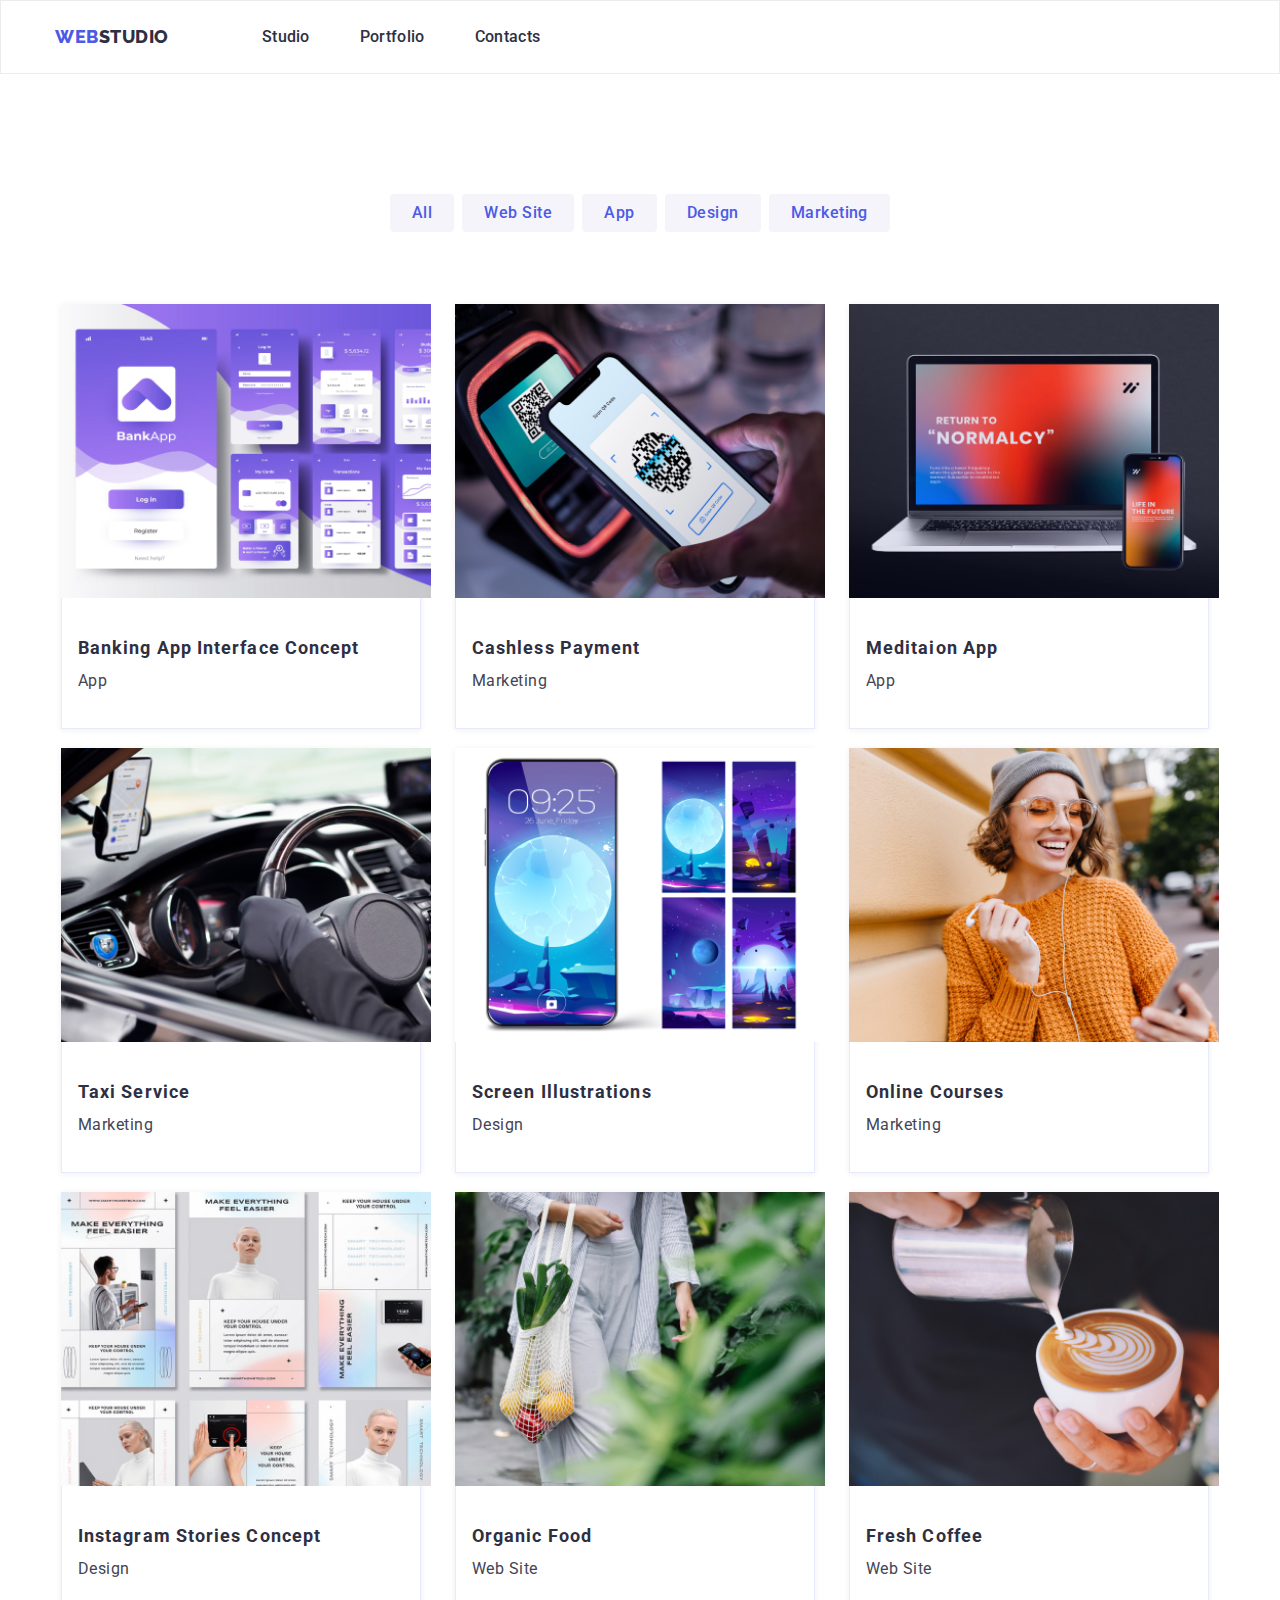
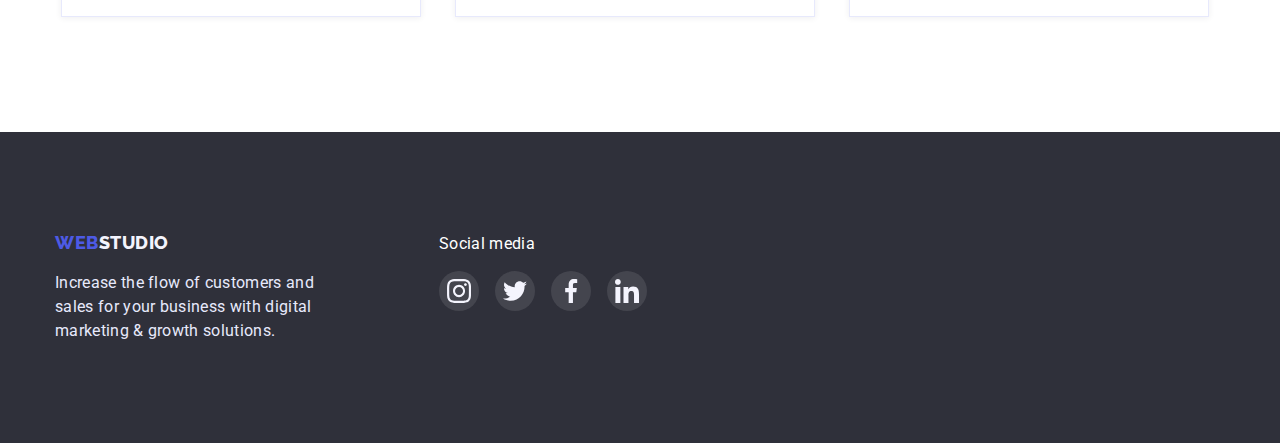
<file: portfolio.html>
<!DOCTYPE html>
<html lang="uk">

<head>
    <meta charset="UTF-8">
    <meta http-equiv="X-UA-Compatible" content="IE=edge">
    <meta name="viewport" content="width=device-width, initial-scale=1.0">
    <title>Portfolio</title>
    <link rel="preconnect" href="https://fonts.googleapis.com">
    <link rel="preconnect" href="https://fonts.gstatic.com" crossorigin>
    <link href="https://fonts.googleapis.com/css2?family=Raleway:wght@700&family=Roboto:wght@400;500;700&display=swap"
        rel="stylesheet">
    <link rel="stylesheet"
        href="https://cdnjs.cloudflare.com/ajax/libs/modern-normalize/1.1.0/modern-normalize.min.css">
    <link rel="stylesheet" href="./css/styles.css">
</head>

<body>
    <header class="header">
        <div class="container">
            <a href="/" class="header-logo link"><span class="header-logo-web">WEB</span>STUDIO
            </a>
            <nav class="header-nav">
                <ul class="header-list list">
                    <li class="item"><a class="header-link link" href="./index.html">Studio</a></li>
                    <li class="item"><a class="header-link link" href="./portfolio.html">Portfolio</a></li>
                    <li class="item"><a class="header-link link" href="#">Contacts</a></li>
                </ul>
            </nav>
            <ul class="header-contacts list">
                <li class="item"><a class="header-mail link item"
                        href="mailto:info@devstudio.com">info@devstudio.com</a></li>
                <li class="item"><a class="header-tel link item" href="tel:+11(000)1111111">+11 (000) 111-11-11</a></li>
            </ul>
        </div>
    </header>
    <main>
        <section class="portfolio section">
            <div class="container">
                <h1 class="hero-hidden-text">Пропозіції</h1>
                <ul class="portfolio-filters list">
                    <li class="item"><button class="main-button-filter" type="button">All</button></li>
                    <li class="item"><button class="main-button-filter" type="button">Web Site</button></li>
                    <li class="item"><button class="main-button-filter" type="button">App</button></li>
                    <li class="item"><button class="main-button-filter" type="button">Design</button></li>
                    <li class="item"><button class="main-button-filter" type="button">Marketing</button></li>
                </ul>
                <ul class="main-images list">
                    <li class="offer-list item">
                        <a href="#" class="offer-link">
                            <img class="offer-photo item" src="./images/bank.jpg" alt="website" width="370"
                                height="294">
                            <div class="offer-text">
                                <h3 class="offer-name">Banking App Interface Concept</h3>
                                <p class="offer">App</p>
                            </div>
                        </a>
                    </li>
                    <li class="offer-list item">
                        <a href="#" class="offer-link">
                            <img class="offer-photo item" src="./images/pay.jpg" alt="design" width="370" height="294">
                            <div class="offer-text">
                                <h3 class="offer-name">Cashless Payment</h3>
                                <p class="offer">Marketing</p>
                            </div>
                        </a>
                    </li>
                    <li class="offer-list item">
                        <a href="#" class="offer-link">
                            <img class="offer-photo item" src="./images/app.jpg" alt="addition" width="370"
                                height="294">
                            <div class="offer-text">
                                <h3 class="offer-name">Meditaion App</h3>
                                <p class="offer">App</p>
                            </div>
                        </a>
                    </li>
                    <li class="offer-list item">
                        <a href="#" class="offer-link">
                            <img class="offer-photo item" src="./images/taxi.jpg" alt="marketing" width="370"
                                height="294">
                            <div class="offer-text">
                                <h3 class="offer-name">Taxi Service</h3>
                                <p class="offer">Marketing</p>
                            </div>
                        </a>
                    </li>
                    <li class="offer-list item">
                        <a href="#" class="offer-link">
                            <img class="offer-photo item" src="./images/screen.jpg" alt="addition" width="370"
                                height="294">
                            <div class="offer-text">
                                <h3 class="offer-name">Screen Illustrations</h3>
                                <p class="offer">Design</p>
                            </div>
                        </a>
                    </li>
                    <li class="offer-list item">
                        <a href="#" class="offer-link">
                            <img class="offer-photo item" src="./images/courses.jpg" alt="website" width="370"
                                height="294">
                            <div class="offer-text">
                                <h3 class="offer-name">Online Courses</h3>
                                <p class="offer">Marketing</p>
                            </div>
                        </a>
                    </li>
                    <li class="offer-list item">
                        <a href="#" class="offer-link">
                            <img class="offer-photo item" src="./images/inst.jpg" alt="design" width="370" height="294">
                            <div class="offer-text">
                                <h3 class="offer-name">Instagram Stories Concept</h3>
                                <p class="offer">Design</p>
                            </div>
                        </a>
                    </li>
                    <li class="offer-list item">
                        <a href="#" class="offer-link">
                            <img class="offer-photo item" src="./images/food.jpg" alt="marketing" width="370"
                                height="294">
                            <div class="offer-text">
                                <h3 class="offer-name">Organic Food</h3>
                                <p class="offer">Web Site</p>
                            </div>
                        </a>
                    </li>
                    <li class="offer-list item">
                        <a href="#" class="offer-link">
                            <img class="offer-photo item" src="./images/coffe.jpg" alt="addition" width="370"
                                height="294">
                            <div class="offer-text">
                                <h3 class="offer-name">Fresh Coffee</h3>
                                <p class="offer">Web Site</p>
                            </div>
                        </a>
                    </li>
                </ul>
            </div>
        </section>
    </main>
    <footer class="footer">
        <div class="container">
            <div class="footer-text">
                <a href="/" class="footer-logo link"><span class="footer-logo-web">WEB</span>STUDIO</a>
                <p class="footer-p">Increase the flow of customers and sales for your business with digital marketing &
                    growth
                    solutions.</p>
            </div>
            <div class="footer-soc">
                <p class="footer-soc-text">Social media</p>
                <ul class="footer-soc-list list">
                    <li class="footer-soc-item"><a href="#" class="footer-soc-link instagram">
                            <svg class="footer-soc-icon">
                                <use href="./images/icons.svg/symbol-defs.svg#icon-instagram"></use>
                            </svg></a>
                    </li>
                    <li class="footer-soc-item"><a href="#" class="footer-soc-link twitter"><svg
                                class="footer-soc-icon">
                                <use href="./images/icons.svg/symbol-defs.svg#icon-twitter"></use>
                            </svg></a>
                    </li>
                    <li class="footer-soc-item"><a href="#" class="footer-soc-link facebook"><svg
                                class="footer-soc-icon">
                                <use href="./images/icons.svg/symbol-defs.svg#icon-facebook"></use>
                            </svg></a>
                    </li>
                    <li class="footer-soc-item"><a href="#" class="footer-soc-link linkedin"><svg
                                class="footer-soc-icon">
                                <use href="./images/icons.svg/symbol-defs.svg#icon-linkedin"></use>
                            </svg></a>
                    </li>
                </ul>
            </div>
        </div>
    </footer>
</body>

</html>
</file>
<file: css/styles.css>
/* General styles */

:root {
    --primary-text-color: #2E2F42;
    --white-text-color: #F4F4FD;
    --blue-text-color: #4D5AE5;
    --grey-text-color: #434455;
    --rgb-text-color: rgba(255, 255, 255, 0.6);
    --background-color: #2F303A;
    --blue-background: #4D5AE5;
    --first-background: #FFFFFF;
    --second-background: #F5F4FA;
    --color-white-border: #ECECEC;
    --ocean: #404BBF;

    --anim-fast: 250ms;
}

body {
    font-family: "Roboto", sans-serif;
    background: var(--first-background);
    color: var(--primary-text-color);
}

.container {
    max-width: 1200px;
    margin: 0 auto;
    padding: 0 15px;
    /* outline: 2px solid; */
}

.section {
    padding-top: 120px;
    padding-bottom: 120px;
}

.centered {
    text-align: center;
}

.link {
    text-decoration: none;
}

.list {
    padding: 0;
    margin: 0;
    list-style: none;
}


h1,
h2,
h3,
h4,
h5,
h6,
p,
ul {
    margin-top: 0;
    margin-bottom: 0;
}

/* Header styles */

.header {
    border: 1px solid var(--color-white-border);
    background-color: var(--first-background);
}

.header .container {
    display: flex;
    align-items: center;
}

.header-logo {
    margin-right: 93px;
    font-family: 'Raleway';
    font-style: normal;
    font-weight: 800;
    font-size: 18px;
    line-height: 24px;
    letter-spacing: 0.03em;
    color: inherit;
}

.header-logo-web {
    font-family: 'Raleway';
    font-style: normal;
    font-weight: 800;
    font-size: 18px;
    line-height: 24px;
    letter-spacing: 0.03em;
    color: var(--blue-text-color);
}

.header-list {
    display: flex;
}

.header-list .item+.item {
    margin-left: 50px;
}

.header-link {
    position: relative;
    display: block;
    padding-top: 24px;
    padding-bottom: 24px;
    font-weight: 500;
    font-size: 16px;
    line-height: 24px;
    letter-spacing: 0.02em;
    color: inherit;
    transition: color var(--anim-fast);
}

.header-link.active {
    
    position: relative;
    color: #404BBF;
}

.header-link.active::after {
    content: '';
    position: absolute;
    bottom: 0;
    left: 0;
    display: block;
    width: 100%;
    height: 4px;
    border-radius: 2px;
    background-color: #404BBF;
}

.header-link:hover,
.header-link:focus {
    color: var(--ocean);
}

.header-contacts {
    display: none;
}

.header-contacts .item+.item {
    margin-left: 50px;
}

.header-mail {
    display: block;
    padding-top: 24px;
    padding-bottom: 24px;
    font-weight: 500;
    font-size: 14px;
    line-height: 1.14;
    letter-spacing: 0.02em;
    color: var(--grey-text-color);
    transition: color var(--anim-fast);
}

.header-mail:hover,
.header-mail:focus {
    color: var(--blue-text-color)
}

.header-tel {
    display: block;
    padding-top: 24px;
    padding-bottom: 24px;
    font-weight: 500;
    font-size: 14px;
    line-height: 1.14;
    letter-spacing: 0.02em;
    color: var(--grey-text-color);
    transition: color var(--anim-fast);
}

.header-tel:hover,
.header-tel:focus {
    color: var(--blue-text-color)
}

/* Hero styles */

.hero {
    max-width: 1440px;
    background: var(--background-color);
    text-align: center;
    /* padding: 188px; */
    padding-top: 188px;
    padding-bottom: 188px;
    margin-left: auto;
    margin-right: auto;
    background-image: linear-gradient(rgba(46, 47, 66, 0.7),
            rgba(46, 47, 66, 0.7)),
        url("../images/peopleoffice.jpg");
    background-position: center;
    background-size: cover;
    background-repeat: no-repeat;
}

.hero-text {
    max-width: 500px;
    margin: 0 auto 48px;
    font-weight: 900;
    font-size: 44px;
    line-height: 1.36;
    letter-spacing: 0.06em;
    /* text-transform: uppercase; */
    color: var(--white-text-color);
}

.hero-button {
    font-weight: 700;
    font-size: 16px;
    line-height: 1.87;
    letter-spacing: 0.06em;
    color: var(--white-text-color);
    font-family: inherit;
    cursor: pointer;
    background: var(--blue-background);
    box-shadow: 0px 4px 4px rgba(0, 0, 0, 0.15);
    border-radius: 4px;
    border: none;
    padding: 10px 32px;
    transition: color var(--anim-fast);
}

.hero-button:hover,
.hero-button:focus {
    box-shadow: 0px 4px 4px rgba(0, 0, 0, 0.15);
    background: var(--ocean);
    border-radius: 4px;
}

.portfolio-filters {
    margin-bottom: 72px;
}

.main-button-filter {
    cursor: pointer;
    font-weight: 500;
    font-size: 16px;
    line-height: 1.62;
    text-align: center;
    letter-spacing: 0.03em;
    background: var(--second-background);
    color: var(--blue-text-color);
    font-family: inherit;
    border: none;
    border-radius: 4px;
    padding: 6px 22px;
    transition: color var(--anim-fast);
}

.main-button-filter:hover,
.main-button-filter:focus {
    box-shadow: 0px 3px 1px rgba(0, 0, 0, 0.1), 0px 2px 1px rgba(0, 0, 0, 0.08), 0px 2px 2px rgba(0, 0, 0, 0.12);
    background: var(--blue-background);
    color: var(--white-text-color);
}

.main-images>.item {
    flex-basis: calc((100% - 60px) / 3);
}


.hero-hidden-text {
    border: 0;
    clip: rect(1px, 1px, 1px, 1px);
    clip-path: inset(50%);
    height: 1px;
    margin: -1px;
    overflow: hidden;
    padding: 0;
    position: absolute;
    width: 1px;
    word-wrap: normal !important;
}

.portfolio-filters {
    padding-top: 0;
    padding-bottom: 0;
    display: flex;
    justify-content: center;
}

.portfolio-filters .item+.item {
    margin-left: 8px;
}
.offer-list {
    cursor: pointer;
    width: 360px;
    height: 420px;
    left: 156px;
    top: 292px;
    background: var(--first-background);
    /* border: 1px solid #E7E9FC;
    box-shadow: 0px 1px 6px rgba(46, 47, 66, 0.08); */

}

.offer-link {
    box-shadow: 0px 1px 6px rgba(46, 47, 66, 0.08);
    display: block;
    text-decoration: none;
    transition: box-shadow var(--anim-fast);
    width: 360px;
    
}

.offer-link:hover,
.offer-link:focus {
    box-shadow: 0px 1px 6px rgba(46, 47, 66, 0.08), 0px 1px 1px rgba(46, 47, 66, 0.16), 0px 2px 1px rgba(46, 47, 66, 0.08);
    border: 0.5px solid #F4F4FD;
}

.offer-photo {
    display: block;
}

.overlay {
    position: relative;
    overflow: hidden;
}

.overlay-text {
    transition: transform var(--anim-fast);
    transform: translateY(100%);
    position: absolute;
    color: #F4F4FD;
    font-size: 16px;
    line-height: 24px;
    letter-spacing: 0.02em;
    background-color: #4D5AE5;
    padding-top: 40px;
    padding-left: 32px;
    padding-right: 32px;
    top: 0;
    left: 0;
    width: 100%;
    height: 100%;
}

.offer-link:hover .overlay-text, .offer-link:focus .overlay-text {
    transform: translateY(0);
}


.offer-text {
    width: 360px;
    border-left: 1px solid #E7E9FC;
    border-bottom: 1px solid #E7E9FC;
    border-right: 1px solid #E7E9FC;
    padding-top: 32px;
    padding-left: 16px;
    padding-bottom: 32px;
}

.offer-name {
    color: #2E2F42;
    font-size: 18px;
    line-height: 2;
    letter-spacing: 0.06em;
}

.offer {
    font-size: 16px;
    line-height: 1.87;
    letter-spacing: 0.03em;
    color: var(--grey-text-color);
}
.offer-list {
    cursor: pointer;
    width: 360px;
    height: 420px;
    left: 156px;
    top: 288px;
    background: var(--first-background);

}


.offer-link {
    box-shadow: 0px 1px 6px rgba(46, 47, 66, 0.08);
    display: block;
    text-decoration: none;
        transition: color var(--anim-fast);
}

.offer-link:hover,
.offer-link:focus {
    box-shadow: 0px 1px 6px rgba(46, 47, 66, 0.08), 0px 1px 1px rgba(46, 47, 66, 0.16), 0px 2px 1px rgba(46, 47, 66, 0.08);
    border: 0.5px solid #F4F4FD;
}

.offer-photo {
    display: block;
}

.offer-text {
    border-left: 1px solid #E7E9FC;
    border-bottom: 1px solid #E7E9FC;
    border-right: 1px solid #E7E9FC;
    padding-top: 32px;
    padding-left: 16px;
    padding-bottom: 32px;
}

.offer-name {
    color: #2E2F42;
    font-size: 18px;
    line-height: 2;
    letter-spacing: 0.06em;
}
.main-images {
    display: flex;
    flex-wrap: wrap;
    gap: 24px;
    justify-content: center;
}

/* .main-images>.item {
    flex-basis: calc((100% - 80px) / 3);
} */

.offer {
    font-size: 16px;
    line-height: 1.87;
    letter-spacing: 0.03em;
    color: var(--grey-text-color);
}

.benefits-main {
    display: flex;
}

.feature {
    width: 264px;
    height: 112px;
    display: flex;
    justify-content: center;
    align-items: center;
    background: var(--white-text-color);
    border-radius: 4px;
    margin-bottom: 8px;
}

.feature svg {
    display: block;
    width: 64px;
    height: 64px;
}

.benefits-main .item+.item {
    margin-left: 24px;
}

.benefits-title {
    margin-top: 0;
    margin-bottom: 10px;
    font-size: 14px;
    line-height: 1.14;
    letter-spacing: 0.03em;
    text-transform: uppercase;
}

.benefits-subtitle {
    width: 264px;
    font-size: 14px;
    line-height: 1.71;
    letter-spacing: 0.03em;
    color: var(--grey-text-color);
}

.activities {
    padding-top: 0;
    font-size: 36px;
    line-height: 1.16;
    letter-spacing: 0.03em;
}

.activities-text {
    margin-bottom: 72px;
    font-size: 36px;
    line-height: 1.16;
    letter-spacing: 0.03em;
}

.main-photos {
    display: flex;
}

.main-photos .item+.item {
    margin-left: 30px;
}

.img {
    display: block;
    width: 100%;
    height: auto;
}

.team {
    font-size: 36px;
    line-height: 1.16;
    letter-spacing: 0.03em;
    background: var(--second-background);
}

.team-text {
    margin-bottom: 72px;
    font-size: 36px;
    line-height: 1.16;
    letter-spacing: 0.03em;
}

.team-photos {
    display: flex;
}

.team-photos .item+.item {
    margin-left: 30px;
}

.team-list {
    background: var(--first-background);
    box-shadow: 0px 1px 6px rgba(46, 47, 66, 0.08), 0px 1px 1px rgba(46, 47, 66, 0.16), 0px 2px 1px rgba(46, 47, 66, 0.08);
    border-radius: 0px 0px 4px 4px;
}

.img-team {
    margin-bottom: 30px;
}

.team-info {
    padding-bottom: 30px;
}

.team-name {
    margin-bottom: 10px;
    font-size: 16px;
    line-height: 1.187;
    letter-spacing: 0.03em;
}

.team-job {
    margin-bottom: 10px;
    font-size: 16px;
    line-height: 1.187;
    letter-spacing: 0.03em;
    color: var(--grey-text-color);
}

.team-soc-list {
    display: flex;
    align-items: center;
    justify-content: center;
    grid-gap: 24px;
    margin: 0 auto;
}

.team-soc-item {
    width: 40px;
    height: 40px;
    grid-gap: 24px;
}

.team-soc-link {
    width: 100%;
    height: 100%;
    display: flex;
    border-radius: 50%;
    background-color: var(--blue-background);
    justify-content: center;
    align-items: center;
    color: var(--white-text-color);
        transition: color var(--anim-fast);
}

.team-soc-link:hover,
.team-soc-link:focus {
    background-color: var(--ocean);
}

.team-soc-icon {
    width: 16px;
    height: 16px;
    fill: currentColor;
}

.customers-text {
    margin-bottom: 72px;
    font-size: 36px;
    line-height: 40px;
    letter-spacing: 0.02em;
}

.customers-list {
    grid-gap: 24px;
    margin: 0 auto;
    display: flex;
    align-items: center;
    justify-content: center;
}

.customers-item {
    width: 168px;
    height: 88px;
    grid-gap: 24px;
    border-radius: 5%;
}

.customers-link {
    width: 100%;
    height: 100%;
    display: flex;
    justify-content: center;
    align-items: center;
    border: 1px solid #8E8F99;
    outline-style: 2px solid;
    border-radius: 5%;
    color: #8E8F99;
        transition: color var(--anim-fast);

}

.customers-link:hover,
.customers-link:focus {
    color: var(--ocean);
    border-color: var(--ocean);
}

.customers-icon {
    width: 104px;
    height: 56px;
    fill: currentColor;
}


/* Footer styles */

.footer {
    padding-top: 100px;
    padding-bottom: 100px;
    background: var(--background-color);
}

.footer .container {
    display: flex;
}

.footer-text {
    width: 264px;
    font-size: 16px;
    line-height: 24px;
    letter-spacing: 0.02em;
    color: #E7E9FC;
    margin-right: 120px;
}

.footer-logo-web {
    font-family: 'Raleway';
    font-style: normal;
    font-weight: 800;
    font-size: 18px;
    line-height: 21px;
    letter-spacing: 0.03em;
    color: var(--blue-text-color);
}

.footer-logo {
    font-family: 'Raleway';
    font-style: normal;
    font-weight: 800;
    font-size: 18px;
    line-height: 21px;
    letter-spacing: 0.03em;
    color: var(--white-text-color);
}

.footer-p {
    margin-top: 15px;
}

.footer-soc {
    display: block;
}

.footer-soc-text {
    margin-bottom: 15px;
    width: 96px;
    height: 24px;
    font-size: 16px;
    line-height: 24px;
    letter-spacing: 0.02em;
    color: #FFFFFF;
}

.footer-soc-list {
    height: 40px;
    padding: 0px;
    display: flex;
    flex-direction: row;
    align-items: flex-end;
    justify-content: left;
    grid-gap: 16px;
}

.footer-soc-item {
    width: 40px;
    height: 40px;
    grid-gap: 24px;
}

.footer-soc-link {
    width: 100%;
    height: 100%;
    display: flex;
    border-radius: 50%;
    background-color: rgba(255, 255, 255, 0.1);
    justify-content: center;
    align-items: center;
    color: var(--white-text-color);
    transition: color var(--anim-fast);
}

.footer-soc-link:hover,
.footer-soc-link:focus {
    background-color: #31D0AA;
    ;
}

.footer-soc-icon {
    width: 24px;
    height: 24px;
    fill: currentColor;
}
/* Modal window */

.backdrop {
    position: fixed;
    top: 0;
    left: 0;
    z-index: 1000;
    width: 100%;
    height: 100%;
    background-color: rgba(46, 47, 66, 0.4);
    transition: visibility var(--anim-fast), opacity var(--anim-fast);
}

.backdrop.is-hidden {
    visibility: hidden;
    opacity: 0;
    pointer-events: none;
}

.modal {
    position: absolute;
    top: 50%;
    left: 50%;
    transform: translate(-50%, -50%);
    width: 408px;
    height: 576px;
    background-color: #FCFCFC;
    padding-top: 72px;
    padding-bottom: 24px;
    padding-left: 24px;
    border-radius: 4px;
    box-shadow: 0px 1px 1px rgba(0, 0, 0, 0.14), 0px 1px 3px rgba(0, 0, 0, 0.12), 0px 2px 1px rgba(0, 0, 0, 0.2);
}

.modal-btn {
    position: absolute;
    top: 24px;
    right: 24px;
    width: 24px;
    height: 24px;
    display: flex;
    align-items: center;
    justify-content: center;
    background-color: #E7E9FC;
    border: 1px solid rgba(0, 0, 0, 0.1);
    border-radius: 50%;
    cursor: pointer;
    transition: background-color var(--anim-fast);
}

.modal-btn:hover,
.modal-btn:focus {
    background-color: #404BBF;
    fill: #FFFFFF;
}

.modal-icon {
    width: 100%;
    height: 100%;
}
.registration-form-appeal {
    display: block;
    margin-bottom: 16px;
    /* padding-left: 24px; */
    text-align: center;
}

.registration-form-field {
    position: relative;
    display: block;
    margin-bottom: 10px;
}

.registration-form-label {
    display: block;
    margin-bottom: 4px;
    font-size: 12px;
}

.registration-form-input {
    width: 100%;
    height: 40px;
    background-color: transparent;
    border: 1px solid rgba(33, 33, 33, 0.2);
    border-radius: 4px;
    outline: transparent;
    padding-left: 40px;
    padding-right: 40px;
    transition: outline var(--anim-fast);
}

.registration-form-input:focus {
    outline: 1px solid #4D5AE5;
    outline-offset: -1px;
}

.registration-form-icon {
    width: 18px;
    height: 24px;
    position: absolute;
    bottom: 8px;
    left: 16px;
    transition: fill var(--anim-fast);
}

.registration-form-input:focus+.registration-form-icon {
    fill: #4D5AE5;
}

/* Checkbox */

.registration-form-agreement {
    display: flex;
    align-items: center;
    justify-content: left;
    gap: 10px;
    font-size: 12px;
    margin-bottom: 24px;
}

.registration-form-message {
    resize: none;
    width: 100%;
    height: 120px;
    margin-bottom: 16px;
    padding-top: 8px;
    padding-left: 16px;
    border: 1px solid rgba(33, 33, 33, 0.2);
    border-radius: 4px;
    outline: transparent;
    transition: outline var(--anim-fast);
}

.registration-form-message:focus {
    outline: 1px solid #4D5AE5;
    outline-offset: -1px;
}

.registration-form-checkbox {
    -webkit-appearance: none;
    appearance: none;
    width: 16px;
    height: 16px;
    border: 1.25px solid #2E2F42;
    border-radius: 2px;
    transition: var(--anim-fast);
    background-size: 0px;
}

.registration-form-checkbox:checked {
    background-image: url("data:image/svg+xml,%3Csvg xmlns='http://www.w3.org/2000/svg' viewBox='0 0 40 32'%3E%3Cpath fill='%23F4F4FD' d='M33.782 1.020c0.691-0.662 1.611-1.027 2.565-1.020s1.869 0.387 2.55 1.059c0.681 0.672 1.076 1.584 1.101 2.543s-0.321 1.891-0.966 2.598l-19.578 24.617c-0.337 0.365-0.743 0.657-1.195 0.86s-0.939 0.312-1.434 0.322c-0.495 0.009-0.986-0.082-1.445-0.268s-0.876-0.463-1.226-0.815l-12.984-13.054c-0.362-0.339-0.652-0.747-0.853-1.201s-0.309-0.944-0.318-1.441 0.082-0.99 0.267-1.451c0.185-0.461 0.461-0.879 0.81-1.231s0.766-0.628 1.224-0.814 0.949-0.277 1.443-0.269c0.494 0.009 0.981 0.118 1.433 0.32s0.858 0.494 1.195 0.857l10.275 10.325 17.042-21.83c0.031-0.038 0.063-0.074 0.098-0.109h-0.005z'/%3E%3C/svg%3E");
    background-repeat: no-repeat;
    background-position: center;
    background-color: #404BBF;
    background-size: 10px;
    border: 1.25px solid #404BBF;
    color: #F4F4FD;
}

.registration-form-text {
    user-select: none;
}

.registration-form-link {
    color: #4D5AE5;
}
.registration-button {
    font-weight: 500;
    font-size: 16px;
    line-height: 24px;
    letter-spacing: 0.04em;
    color: #FFFFFF;
    background: #4D5AE5;
    box-shadow: 0px 4px 4px rgba(0, 0, 0, 0.15);
    border-radius: 4px;
    padding: 16px 32px;
    border: none;
    width: 169px;
    height: 56px;
    cursor: pointer;
    display: block;
    margin-left: auto;
    margin-right: auto;
    transition: background-color var(--anim-fast), box-shadow var(--anim-fast);

}

.registration-button:hover,
.registration-button:focus {
    background-color: #404BBF;
    box-shadow: 0px 4px 4px rgba(0, 0, 0, 0.15);
    border-radius: 4px;
}
</file>
